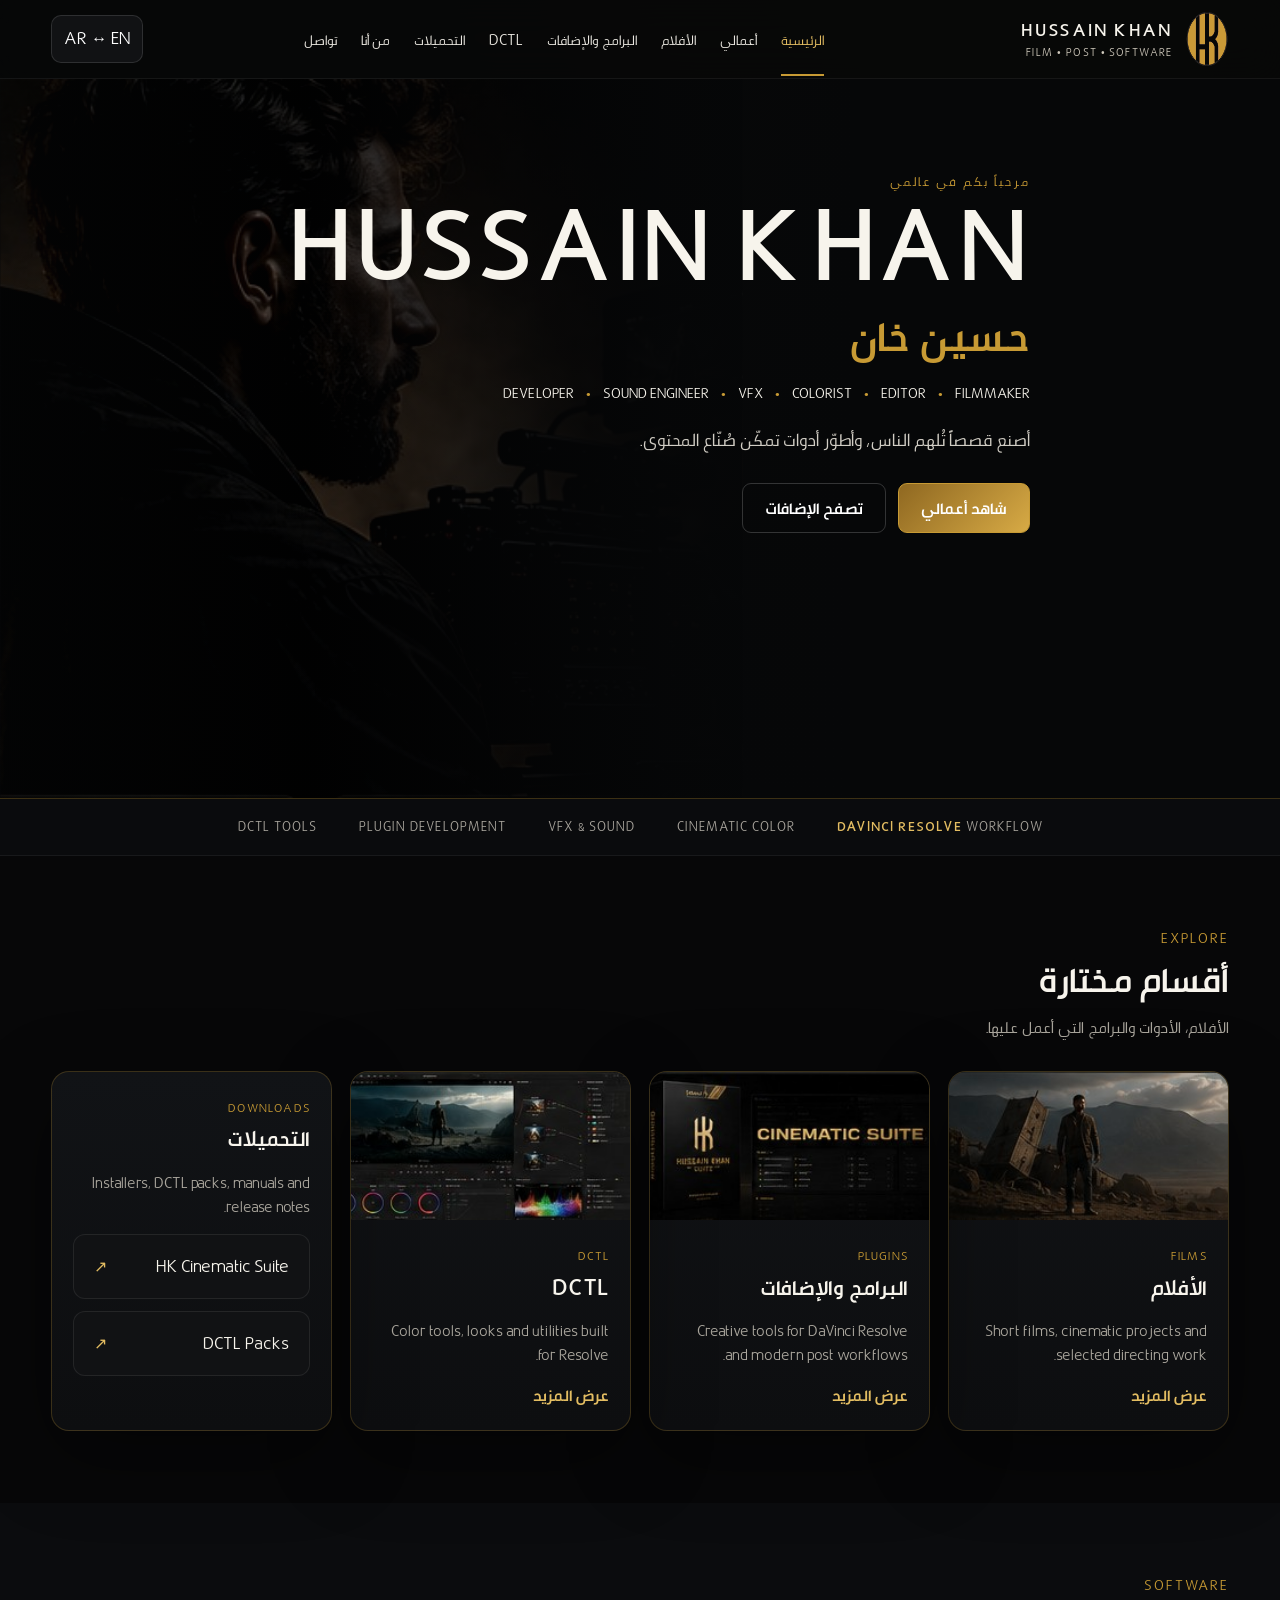
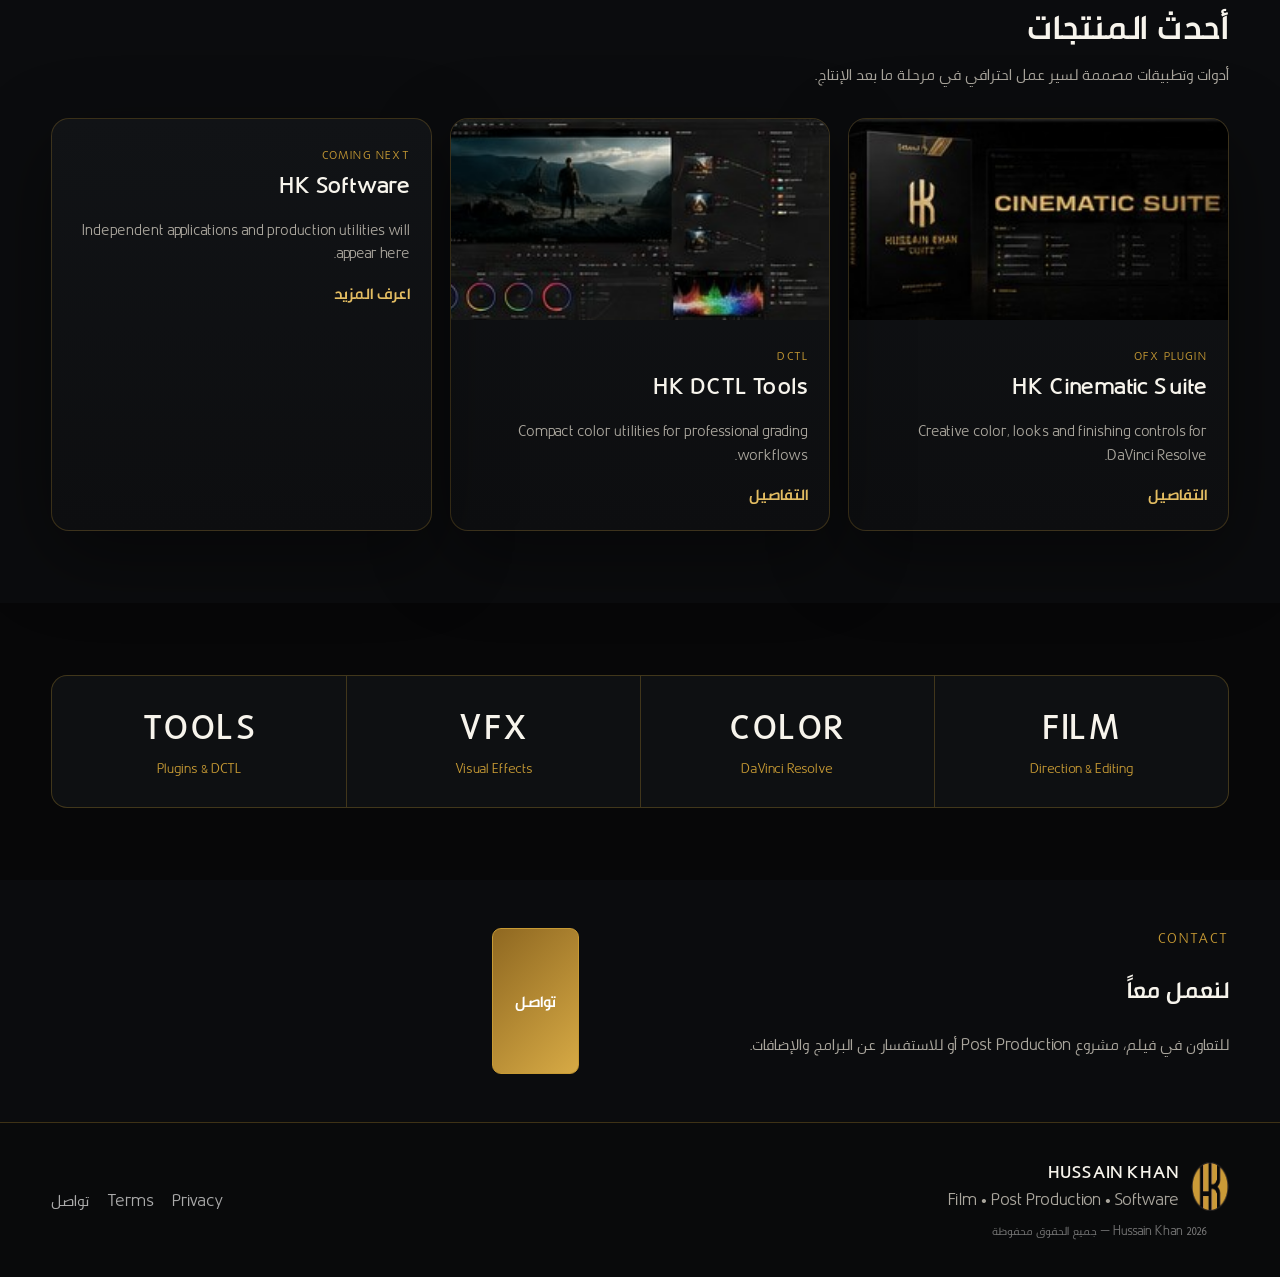
<file: index.html>
<!doctype html><html lang="ar" dir="rtl"><head><meta charset="utf-8"><meta name="viewport" content="width=device-width,initial-scale=1"><title>Hussain Khan | Filmmaker, Post Production & Software</title><meta name="description" content="Official website of Hussain Khan — filmmaker, editor, colorist, VFX artist, sound engineer and software developer."><meta name="theme-color" content="#070708"><meta property="og:title" content="Hussain Khan"><meta property="og:description" content="Film • Post Production • Software"><meta property="og:type" content="website"><meta property="og:image" content="assets/img/hero.jpg"><link rel="icon" href="assets/img/logo-gold.png"><link rel="stylesheet" href="assets/css/style.css"></head><body data-depth="0" data-active="home"><div data-header></div><main>
<section class="hero"><div class="hero-bg"></div><div class="container hero-content"><div class="kicker" data-i18n="welcome" data-content="home.welcome">مرحباً بكم في عالمي</div><h1>HUSSAIN KHAN</h1><h2 data-i18n="heroTitle" data-content="home.title">حسين خان</h2><div class="roles" data-content-roles><span>Filmmaker</span><span>Editor</span><span>Colorist</span><span>VFX</span><span>Sound Engineer</span><span>Developer</span></div><p class="lead" data-i18n="heroText" data-content="home.lead">أصنع قصصاً تُلهم الناس، وأطوّر أدوات تمكّن صُنّاع المحتوى.</p><div class="actions"><a class="btn primary" href="portfolio/index.html" data-i18n="watch">شاهد أعمالي</a><a class="btn ghost" href="plugins/index.html" data-i18n="browse">تصفح الإضافات</a></div></div></section>
<section class="trust-strip"><div class="container trust-row"><span><b>DaVinci Resolve</b> Workflow</span><span>Cinematic Color</span><span>VFX & Sound</span><span>Plugin Development</span><span>DCTL Tools</span></div></section>
<section class="section"><div class="container"><div class="section-title"><div><div class="kicker">Explore</div><h2 data-i18n="featured" data-content="home.featuredTitle">أقسام مختارة</h2><p data-i18n="featuredSub" data-content="home.featuredText">الأفلام، الأدوات والبرامج التي أعمل عليها.</p></div></div><div class="grid"><article class="card"><img class="card-media" src="assets/img/film-card.jpg" alt="Films"><div class="card-body"><span class="sub">FILMS</span><h3 data-i18n="films">الأفلام</h3><p>Short films, cinematic projects and selected directing work.</p><a class="card-link" href="films/index.html" data-i18n="viewMore">عرض المزيد</a></div></article><article class="card"><img class="card-media" src="assets/img/plugin-card.jpg" alt="Plugins"><div class="card-body"><span class="sub">PLUGINS</span><h3 data-i18n="plugins">البرامج والإضافات</h3><p>Creative tools for DaVinci Resolve and modern post workflows.</p><a class="card-link" href="plugins/index.html" data-i18n="viewMore">عرض المزيد</a></div></article><article class="card"><img class="card-media" src="assets/img/dctl-card.jpg" alt="DCTL"><div class="card-body"><span class="sub">DCTL</span><h3>DCTL</h3><p>Color tools, looks and utilities built for Resolve.</p><a class="card-link" href="dctl/index.html" data-i18n="viewMore">عرض المزيد</a></div></article><article class="card"><div class="card-body"><span class="sub">DOWNLOADS</span><h3 data-i18n="downloads">التحميلات</h3><p>Installers, DCTL packs, manuals and release notes.</p><div class="download-list"><a class="download-item" href="plugins/hk-cinematic-suite.html"><span>HK Cinematic Suite</span><span class="gold">↗</span></a><a class="download-item" href="downloads/index.html"><span>DCTL Packs</span><span class="gold">↗</span></a></div></div></article></div></div></section>
<section class="section alt"><div class="container"><div class="section-title"><div><div class="kicker">Software</div><h2 data-i18n="latest">أحدث المنتجات</h2><p data-i18n="latestSub">أدوات وتطبيقات مصممة لسير عمل احترافي في مرحلة ما بعد الإنتاج.</p></div></div><div class="grid three"><article class="card"><img class="card-media" src="assets/img/plugin-card.jpg" alt="HK Cinematic Suite"><div class="card-body"><span class="sub">OFX PLUGIN</span><h3>HK Cinematic Suite</h3><p>Creative color, looks and finishing controls for DaVinci Resolve.</p><a class="card-link" href="plugins/hk-cinematic-suite.html" data-i18n="details">التفاصيل</a></div></article><article class="card"><img class="card-media" src="assets/img/dctl-card.jpg" alt="DCTL"><div class="card-body"><span class="sub">DCTL</span><h3>HK DCTL Tools</h3><p>Compact color utilities for professional grading workflows.</p><a class="card-link" href="dctl/index.html" data-i18n="details">التفاصيل</a></div></article><article class="card"><div class="card-body"><span class="sub">COMING NEXT</span><h3>HK Software</h3><p>Independent applications and production utilities will appear here.</p><a class="card-link" href="plugins/index.html" data-i18n="learnMore">اعرف المزيد</a></div></article></div></div></section>
<section class="section"><div class="container"><div class="stats"><div class="stat"><strong>FILM</strong><span>Direction & Editing</span></div><div class="stat"><strong>COLOR</strong><span>DaVinci Resolve</span></div><div class="stat"><strong>VFX</strong><span>Visual Effects</span></div><div class="stat"><strong>TOOLS</strong><span>Plugins & DCTL</span></div></div></div></section>
<section class="section compact alt"><div class="container two-col"><div><div class="kicker">Contact</div><h2 data-i18n="contactTitle" data-content="home.contactTitle">لنعمل معاً</h2><p class="muted" data-i18n="contactText" data-content="home.contactText">للتعاون في فيلم، مشروع Post Production أو للاستفسار عن البرامج والإضافات.</p></div><div class="actions"><a class="btn primary" href="contact/index.html" data-i18n="contact">تواصل</a></div></div></section>
</main><div data-footer></div><script src="assets/js/components.js"></script><script src="assets/js/app.js"></script><script src="assets/js/content.js"></script></body></html>
</file>
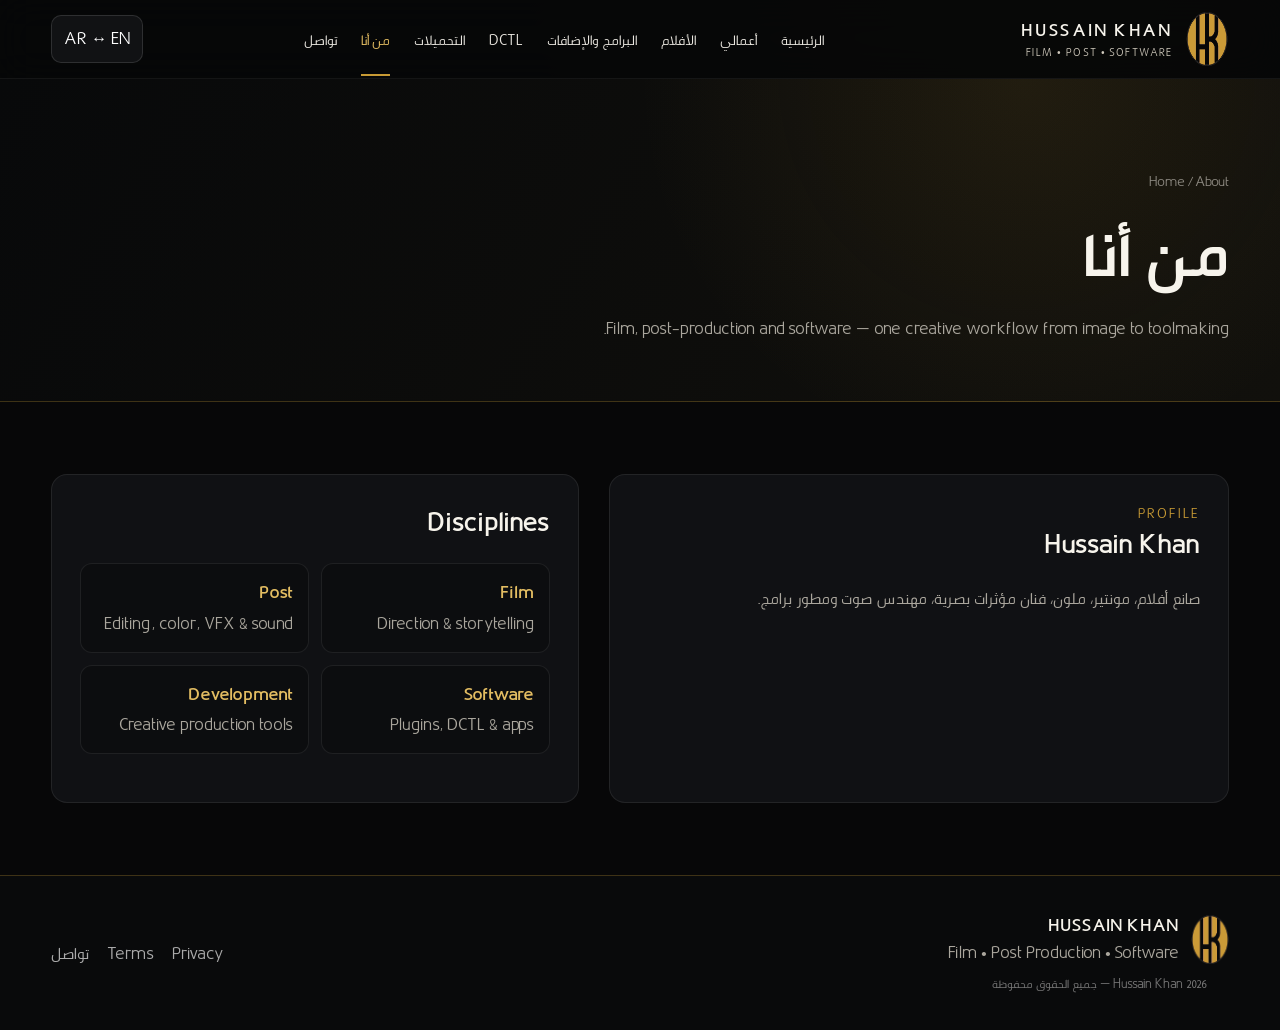
<file: about/index.html>
<!doctype html><html lang="ar" dir="rtl"><head><meta charset="utf-8"><meta name="viewport" content="width=device-width,initial-scale=1"><title>About | Hussain Khan</title><meta name="description" content="About Hussain Khan — filmmaker and software developer."><link rel="icon" href="../assets/img/logo-gold.png"><link rel="stylesheet" href="../assets/css/style.css"></head><body data-depth="1" data-active="about"><div data-header></div><main><section class="page-hero"><div class="container"><div class="breadcrumbs">Home / About</div><h1 data-i18n="about">من أنا</h1><p>Film, post-production and software — one creative workflow from image to toolmaking.</p></div></section><section class="section"><div class="container two-col"><div class="panel"><div class="kicker">Profile</div><h2>Hussain Khan</h2><p class="muted" data-content="about.bio">Filmmaker, editor, colorist, VFX artist, sound engineer and software developer.</p></div><div class="panel"><h2>Disciplines</h2><div class="feature-list"><div class="feature"><strong>Film</strong><span class="muted">Direction & storytelling</span></div><div class="feature"><strong>Post</strong><span class="muted">Editing, color, VFX & sound</span></div><div class="feature"><strong>Software</strong><span class="muted">Plugins, DCTL & apps</span></div><div class="feature"><strong>Development</strong><span class="muted">Creative production tools</span></div></div></div></div></section></main><div data-footer></div><script src="../assets/js/components.js"></script><script src="../assets/js/app.js"></script><script src="../assets/js/content.js"></script></body></html>
</file>
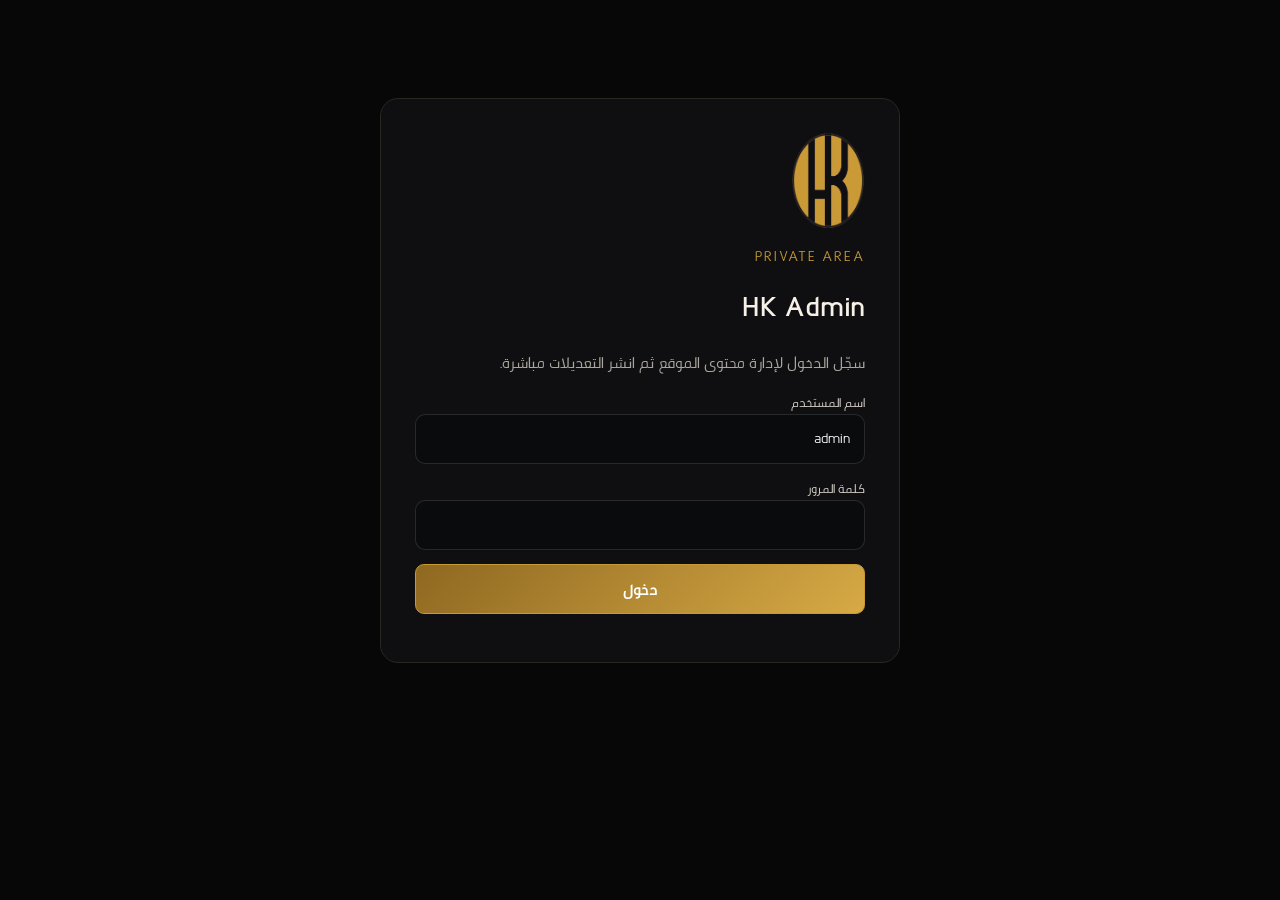
<file: admin/index.html>
<!doctype html><html lang="ar" dir="rtl"><head><meta charset="utf-8"><meta name="viewport" content="width=device-width,initial-scale=1"><title>HK Admin</title><meta name="robots" content="noindex,nofollow"><link rel="icon" href="../assets/img/logo-gold.png"><link rel="stylesheet" href="../assets/css/style.css"><link rel="stylesheet" href="admin.css"></head><body class="admin-body"><main class="admin-shell">
<section class="admin-login" id="loginView"><div class="admin-login-card"><img src="../assets/img/logo-gold.png" alt="HK"><div class="kicker">PRIVATE AREA</div><h1>HK Admin</h1><p class="muted">سجّل الدخول لإدارة محتوى الموقع ثم انشر التعديلات مباشرة.</p><form id="loginForm" class="form"><label>اسم المستخدم<input id="username" autocomplete="username" required value="admin"></label><label>كلمة المرور<input id="password" type="password" autocomplete="current-password" required></label><button class="btn primary" type="submit">دخول</button><div id="loginStatus" class="admin-status" aria-live="polite"></div></form></div></section>
<section id="dashboard" hidden><div class="admin-top"><div class="admin-brand"><img src="../assets/img/logo-gold.png" alt="HK"><div><strong>HK ADMIN</strong><small>Content Manager</small></div></div><div class="admin-actions"><span id="saveState" class="admin-status"></span><button class="btn ghost" id="reloadBtn" type="button">إعادة تحميل</button><button class="btn primary" id="publishBtn" type="button">Publish</button><button class="btn ghost" id="logoutBtn" type="button">خروج</button></div></div>
<div class="admin-grid"><aside class="admin-nav"><button data-tab="home" class="active">الرئيسية</button><button data-tab="about">من أنا</button><button data-tab="films">الأفلام</button><button data-tab="plugins">Plugins</button><button data-tab="dctl">DCTL</button><button data-tab="contact">التواصل</button><button data-tab="settings">الإعدادات</button><button data-tab="advanced">JSON متقدم</button></aside><div class="admin-main">
<section class="admin-panel" data-panel="home"><div class="panel-head"><div><div class="kicker">HOME</div><h2>الواجهة الرئيسية</h2></div></div><div class="admin-form-grid"><label>الترحيب عربي<input data-path="home.welcome.ar"></label><label>Welcome English<input data-path="home.welcome.en" dir="ltr"></label><label>الاسم عربي<input data-path="home.title.ar"></label><label>Name English<input data-path="home.title.en" dir="ltr"></label><label class="wide">النص الرئيسي عربي<textarea data-path="home.lead.ar"></textarea></label><label class="wide">Hero text English<textarea data-path="home.lead.en" dir="ltr"></textarea></label><label class="wide">الصورة الرئيسية<input data-path="site.heroImage" dir="ltr"></label></div></section>
<section class="admin-panel" data-panel="about" hidden><div class="panel-head"><div><div class="kicker">ABOUT</div><h2>من أنا</h2></div></div><div class="admin-form-grid"><label class="wide">السيرة بالعربية<textarea data-path="about.bio.ar"></textarea></label><label class="wide">Biography English<textarea data-path="about.bio.en" dir="ltr"></textarea></label></div></section>
<section class="admin-panel" data-panel="films" hidden><div class="panel-head"><div><div class="kicker">FILMS</div><h2>الأفلام</h2></div><button class="btn primary" type="button" data-add="films">+ إضافة فيلم</button></div><div id="filmsEditor" class="collection"></div></section>
<section class="admin-panel" data-panel="plugins" hidden><div class="panel-head"><div><div class="kicker">PLUGINS</div><h2>البرامج والإضافات</h2></div><button class="btn primary" type="button" data-add="plugins">+ إضافة Plugin</button></div><div id="pluginsEditor" class="collection"></div></section>
<section class="admin-panel" data-panel="dctl" hidden><div class="panel-head"><div><div class="kicker">DCTL</div><h2>منتجات DCTL</h2></div><button class="btn primary" type="button" data-add="dctl">+ إضافة DCTL</button></div><div id="dctlEditor" class="collection"></div></section>
<section class="admin-panel" data-panel="contact" hidden><div class="panel-head"><div><div class="kicker">CONTACT</div><h2>التواصل</h2></div></div><div class="admin-form-grid"><label>البريد<input data-path="site.email" dir="ltr"></label><label>Web3Forms Access Key<input data-path="contact.web3formsAccessKey" dir="ltr"></label><label class="wide">النص عربي<textarea data-path="contact.text.ar"></textarea></label><label class="wide">Contact text English<textarea data-path="contact.text.en" dir="ltr"></textarea></label></div></section>
<section class="admin-panel" data-panel="settings" hidden><div class="panel-head"><div><div class="kicker">SETTINGS</div><h2>إعدادات الموقع</h2></div></div><div class="admin-form-grid"><label>اسم الموقع<input data-path="site.name" dir="ltr"></label><label>Brand line<input data-path="site.brandLine" dir="ltr"></label><label>Instagram<input data-path="social.instagram" dir="ltr"></label><label>YouTube<input data-path="social.youtube" dir="ltr"></label><label>Vimeo<input data-path="social.vimeo" dir="ltr"></label><label>LinkedIn<input data-path="social.linkedin" dir="ltr"></label></div></section>
<section class="admin-panel" data-panel="advanced" hidden><div class="panel-head"><div><div class="kicker">ADVANCED</div><h2>تحرير JSON</h2></div><button class="btn ghost" id="applyJsonBtn" type="button">Apply JSON</button></div><div class="notice">للتعديلات المتقدمة فقط. أي خطأ في JSON سيُرفض قبل النشر.</div><textarea id="jsonEditor" class="json-editor" dir="ltr" spellcheck="false"></textarea></section>
</div></div></section></main><script src="config.js"></script><script src="admin.js"></script></body></html>
</file>
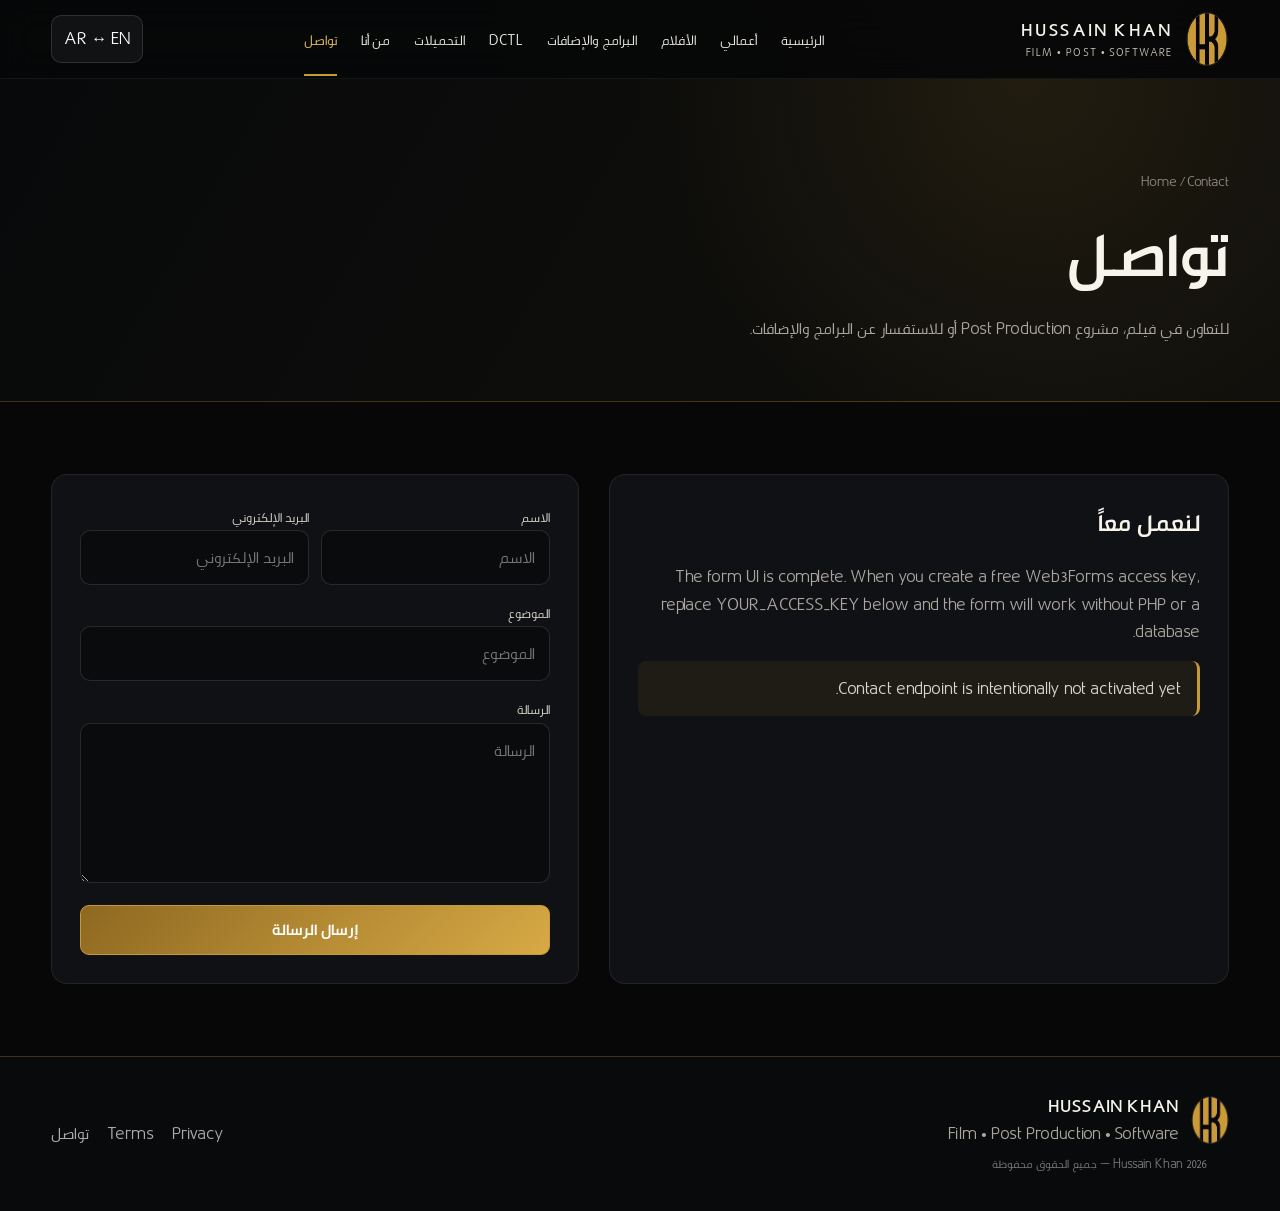
<file: contact/index.html>
<!doctype html><html lang="ar" dir="rtl"><head><meta charset="utf-8"><meta name="viewport" content="width=device-width,initial-scale=1"><title>Contact | Hussain Khan</title><meta name="description" content="Contact Hussain Khan."><link rel="icon" href="../assets/img/logo-gold.png"><link rel="stylesheet" href="../assets/css/style.css"></head><body data-depth="1" data-active="contact"><div data-header></div><main><section class="page-hero"><div class="container"><div class="breadcrumbs">Home / Contact</div><h1 data-i18n="contact">تواصل</h1><p data-i18n="contactText">للتعاون في فيلم، مشروع Post Production أو للاستفسار عن البرامج والإضافات.</p></div></section><section class="section"><div class="container two-col"><div class="panel"><h2 data-i18n="contactTitle" data-content="contact.headline">لنعمل معاً</h2><p class="muted">The form UI is complete. When you create a free Web3Forms access key, replace YOUR_ACCESS_KEY below and the form will work without PHP or a database.</p><div class="notice">Contact endpoint is intentionally not activated yet.</div></div><div class="panel"><form class="form" action="https://api.web3forms.com/submit" method="POST"><input type="hidden" name="access_key" value="YOUR_ACCESS_KEY"><div class="row"><div><label data-i18n="name">الاسم</label><input name="name" required data-i18n-placeholder="name" placeholder="الاسم"></div><div><label data-i18n="email">البريد الإلكتروني</label><input type="email" name="email" required data-i18n-placeholder="email" placeholder="البريد الإلكتروني"></div></div><div><label data-i18n="subject">الموضوع</label><input name="subject" data-i18n-placeholder="subject" placeholder="الموضوع"></div><div><label data-i18n="message">الرسالة</label><textarea name="message" required data-i18n-placeholder="message" placeholder="الرسالة"></textarea></div><button class="btn primary" type="submit" data-i18n="send">إرسال الرسالة</button></form></div></div></section></main><div data-footer></div><script src="../assets/js/components.js"></script><script src="../assets/js/app.js"></script><script src="../assets/js/content.js"></script></body></html>
</file>
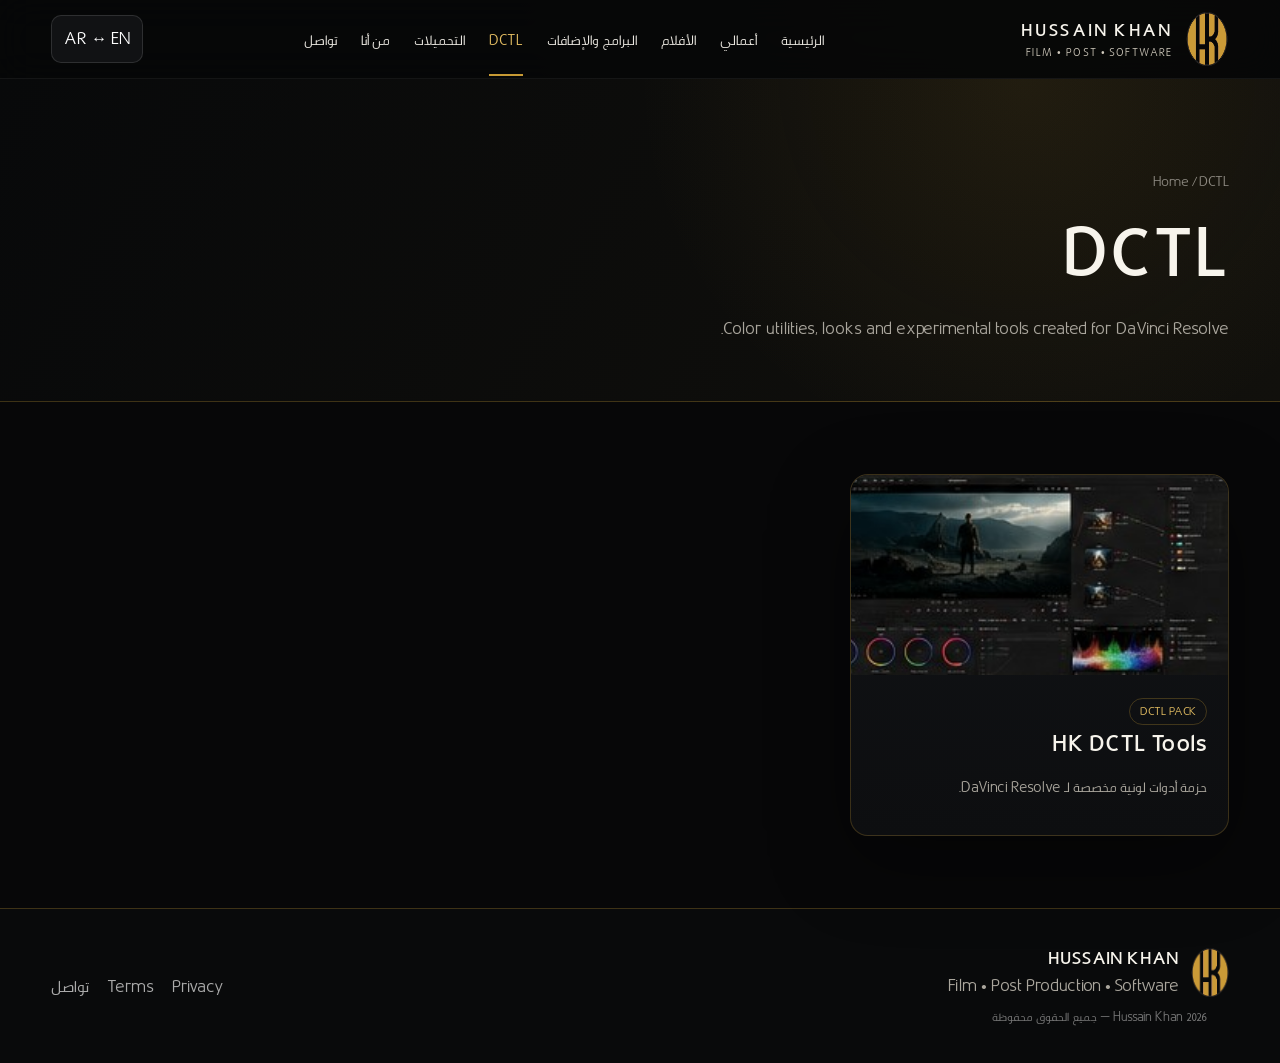
<file: dctl/index.html>
<!doctype html><html lang="ar" dir="rtl"><head><meta charset="utf-8"><meta name="viewport" content="width=device-width,initial-scale=1"><title>DCTL | Hussain Khan</title><meta name="description" content="DCTL color tools by Hussain Khan."><link rel="icon" href="../assets/img/logo-gold.png"><link rel="stylesheet" href="../assets/css/style.css"></head><body data-depth="1" data-active="dctl"><div data-header></div><main><section class="page-hero"><div class="container"><div class="breadcrumbs">Home / DCTL</div><h1>DCTL</h1><p>Color utilities, looks and experimental tools created for DaVinci Resolve.</p></div></section><section class="section"><div class="container"><div class="content-grid" data-dctl-list></div></div></section></main><div data-footer></div><script src="../assets/js/components.js"></script><script src="../assets/js/app.js"></script><script src="../assets/js/content.js"></script></body></html>
</file>
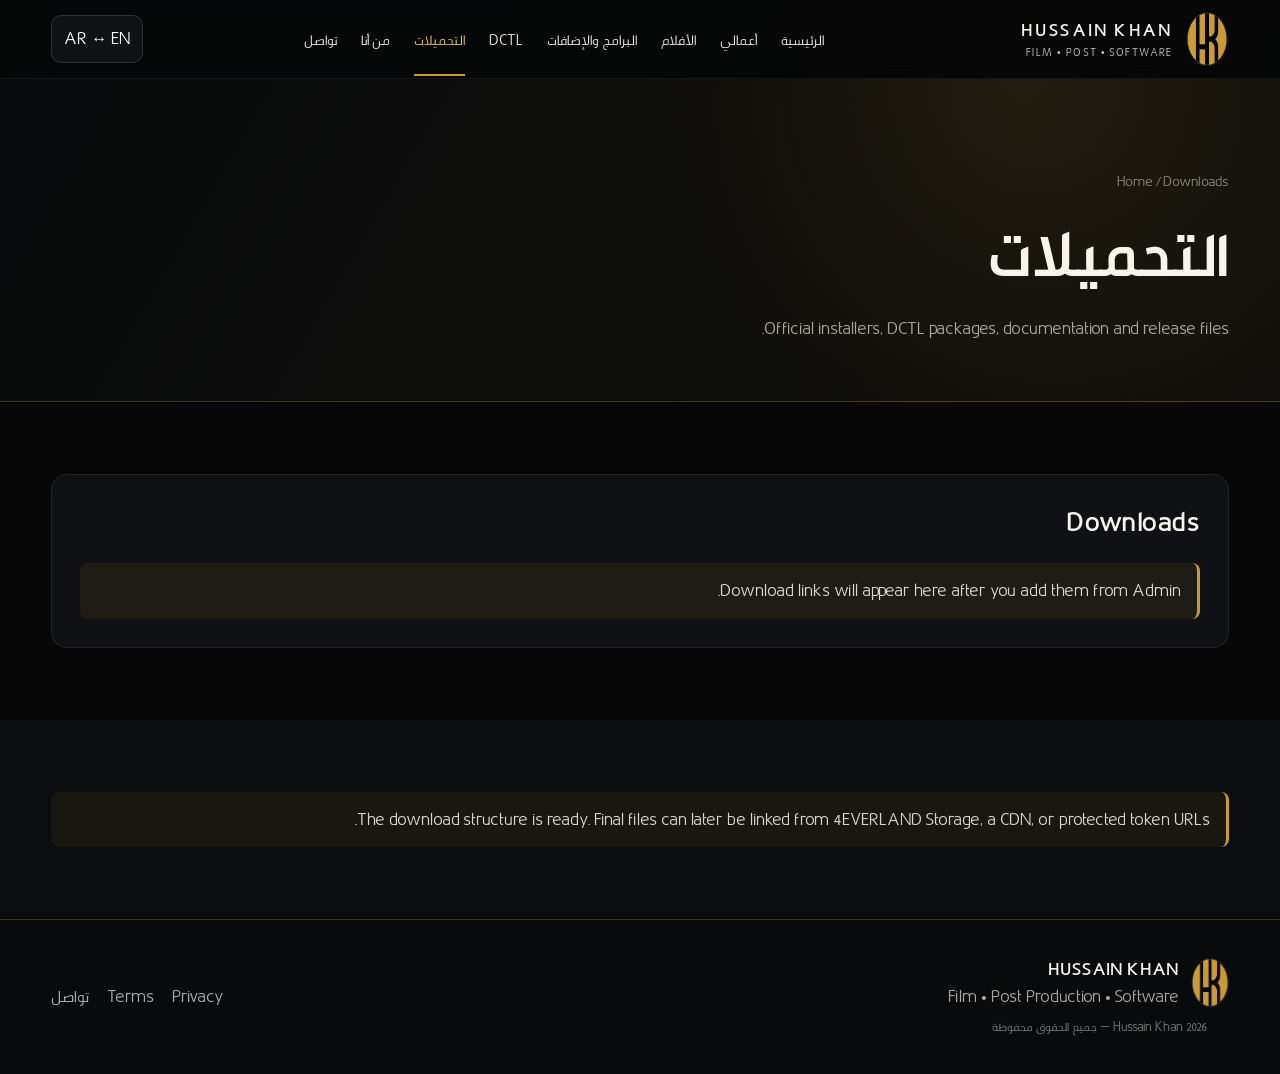
<file: downloads/index.html>
<!doctype html><html lang="ar" dir="rtl"><head><meta charset="utf-8"><meta name="viewport" content="width=device-width,initial-scale=1"><title>Downloads | Hussain Khan</title><meta name="description" content="Official downloads by Hussain Khan."><link rel="icon" href="../assets/img/logo-gold.png"><link rel="stylesheet" href="../assets/css/style.css"></head><body data-depth="1" data-active="downloads"><div data-header></div><main><section class="page-hero"><div class="container"><div class="breadcrumbs">Home / Downloads</div><h1 data-i18n="downloads">التحميلات</h1><p>Official installers, DCTL packages, documentation and release files.</p></div></section><section class="section"><div class="container"><div class="panel"><h2>Downloads</h2><div class="download-list" data-downloads-list></div></div></div></section><section class="section alt"><div class="container"><div class="notice">The download structure is ready. Final files can later be linked from 4EVERLAND Storage, a CDN, or protected token URLs.</div></div></section></main><div data-footer></div><script src="../assets/js/components.js"></script><script src="../assets/js/app.js"></script><script src="../assets/js/content.js"></script></body></html>
</file>
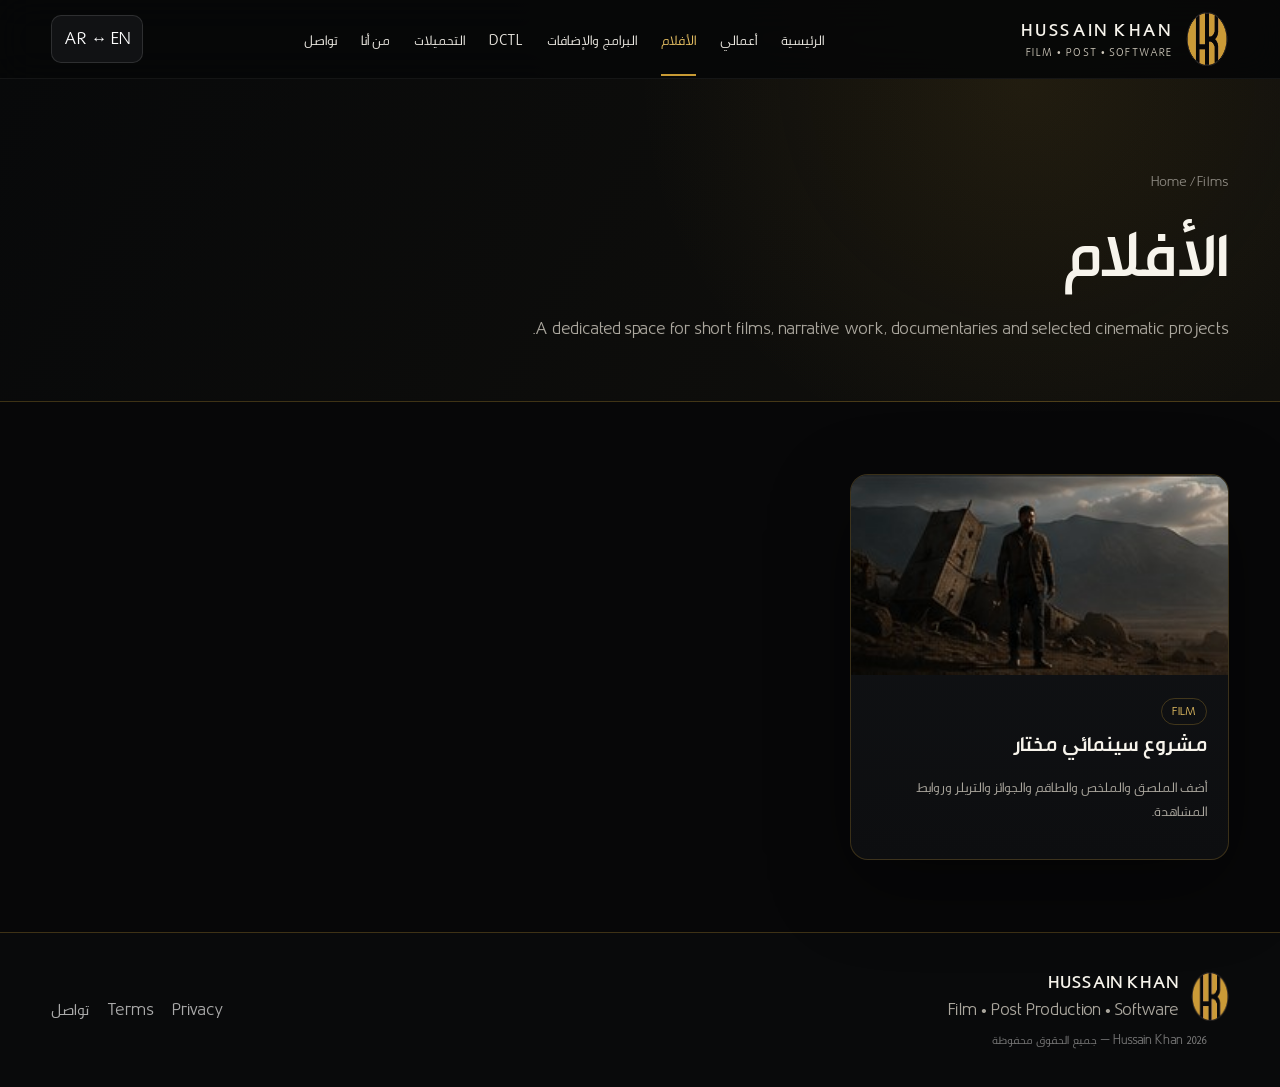
<file: films/index.html>
<!doctype html><html lang="ar" dir="rtl"><head><meta charset="utf-8"><meta name="viewport" content="width=device-width,initial-scale=1"><title>Films | Hussain Khan</title><meta name="description" content="Films and cinematic projects by Hussain Khan."><link rel="icon" href="../assets/img/logo-gold.png"><link rel="stylesheet" href="../assets/css/style.css"></head><body data-depth="1" data-active="films"><div data-header></div><main><section class="page-hero"><div class="container"><div class="breadcrumbs">Home / Films</div><h1 data-i18n="films">الأفلام</h1><p>A dedicated space for short films, narrative work, documentaries and selected cinematic projects.</p></div></section><section class="section"><div class="container"><div class="content-grid" data-films-list></div></div></section></main><div data-footer></div><script src="../assets/js/components.js"></script><script src="../assets/js/app.js"></script><script src="../assets/js/content.js"></script></body></html>
</file>
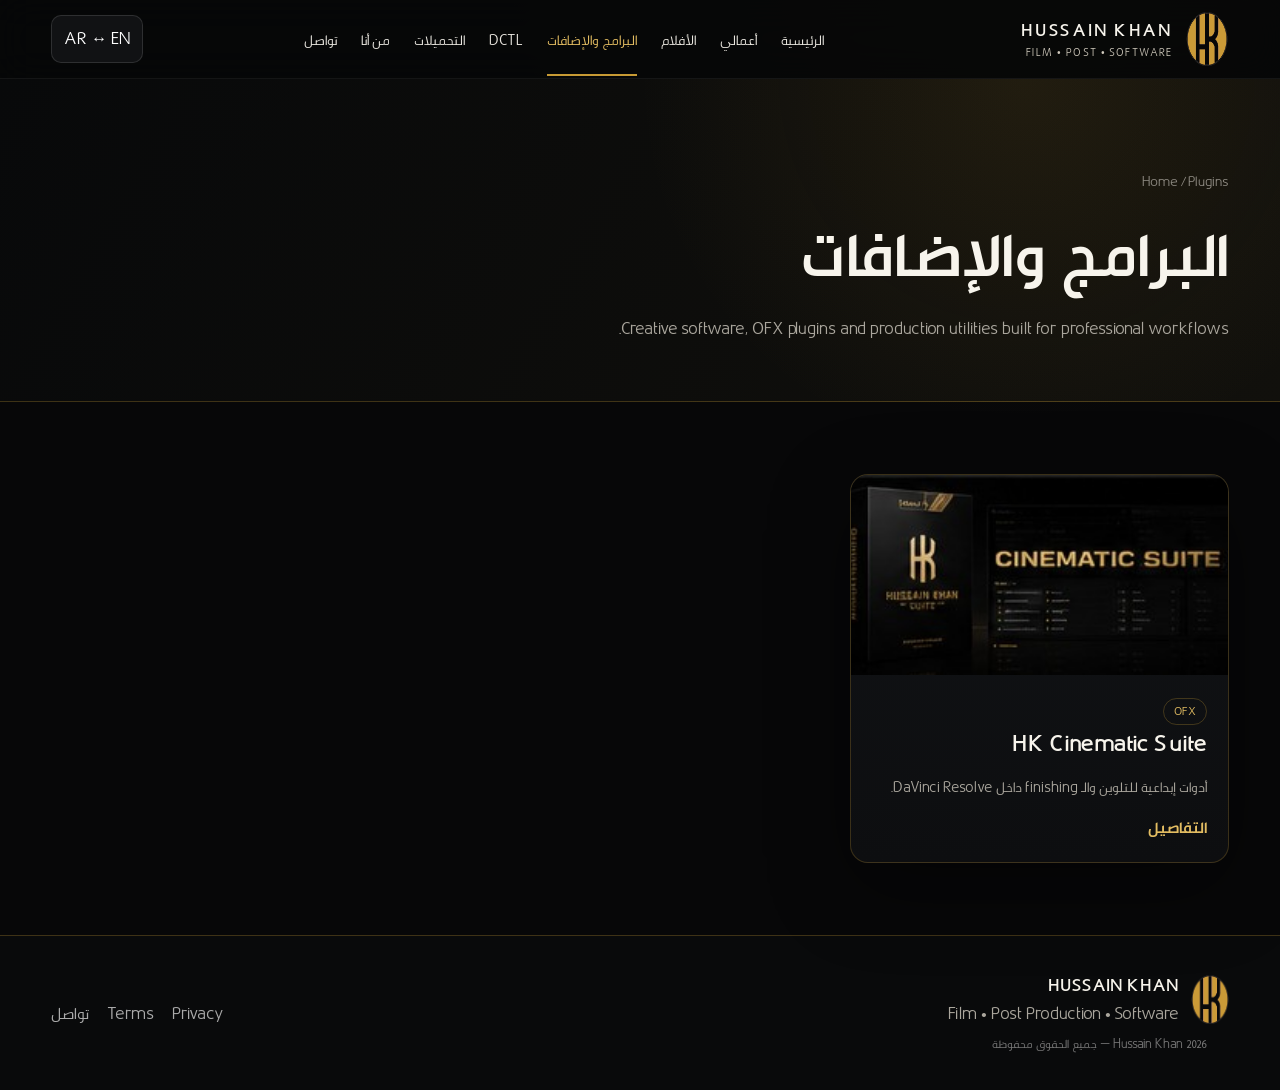
<file: plugins/index.html>
<!doctype html><html lang="ar" dir="rtl"><head><meta charset="utf-8"><meta name="viewport" content="width=device-width,initial-scale=1"><title>Plugins & Software | Hussain Khan</title><meta name="description" content="Plugins and software by Hussain Khan."><link rel="icon" href="../assets/img/logo-gold.png"><link rel="stylesheet" href="../assets/css/style.css"></head><body data-depth="1" data-active="plugins"><div data-header></div><main><section class="page-hero"><div class="container"><div class="breadcrumbs">Home / Plugins</div><h1 data-i18n="plugins">البرامج والإضافات</h1><p>Creative software, OFX plugins and production utilities built for professional workflows.</p></div></section><section class="section"><div class="container"><div class="content-grid" data-plugins-list></div></div></section></main><div data-footer></div><script src="../assets/js/components.js"></script><script src="../assets/js/app.js"></script><script src="../assets/js/content.js"></script></body></html>
</file>
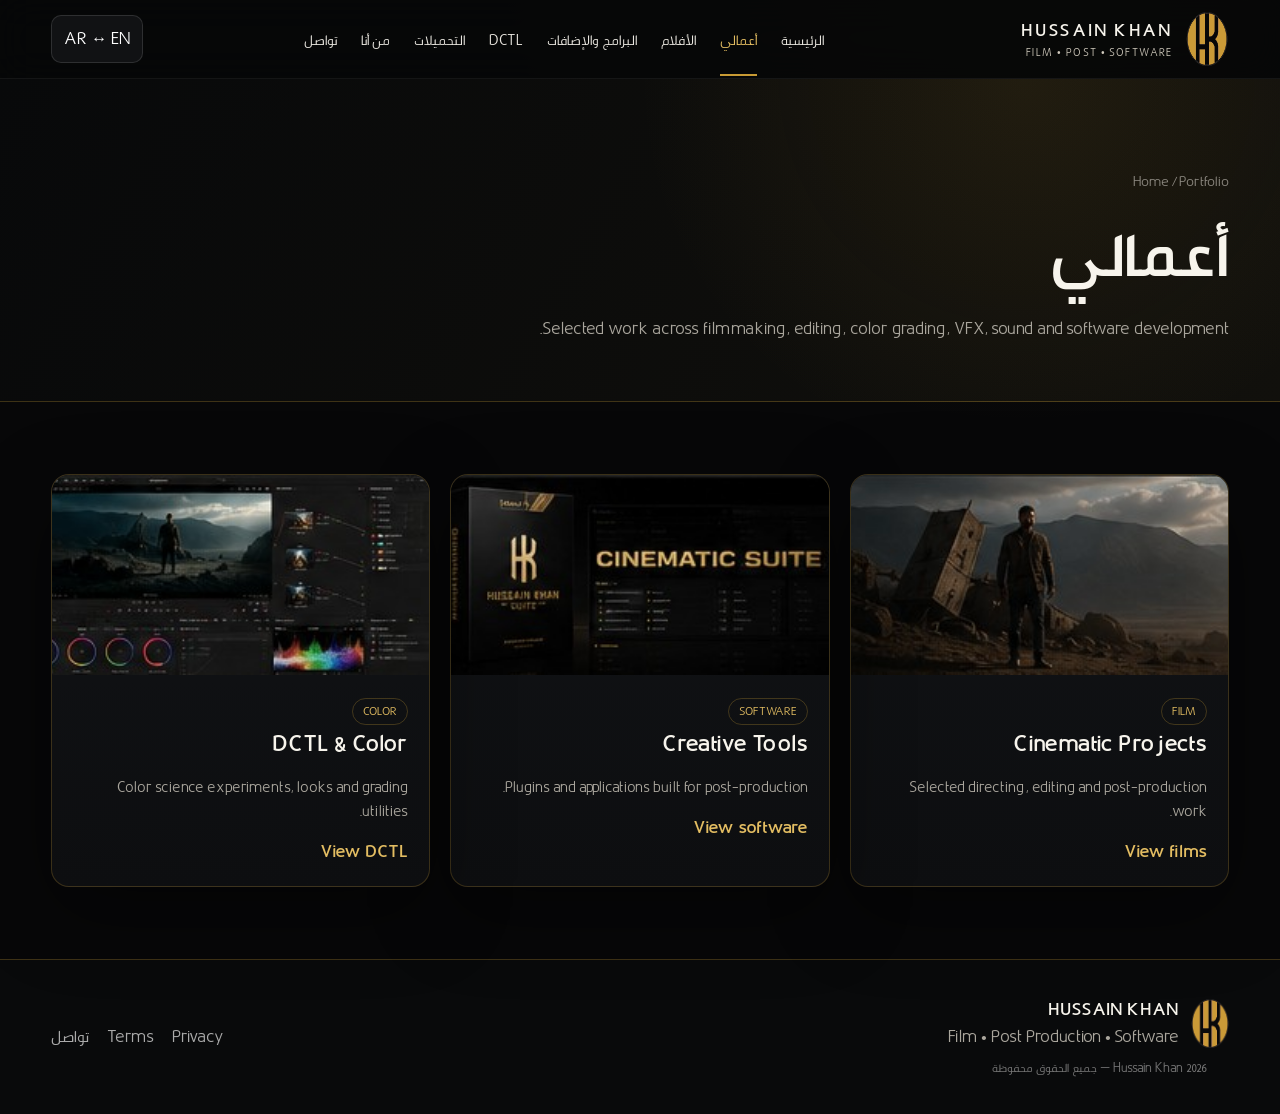
<file: portfolio/index.html>
<!doctype html><html lang="ar" dir="rtl"><head><meta charset="utf-8"><meta name="viewport" content="width=device-width,initial-scale=1"><title>Portfolio | Hussain Khan</title><meta name="description" content="Selected film, editing, color, VFX and sound work by Hussain Khan."><link rel="icon" href="../assets/img/logo-gold.png"><link rel="stylesheet" href="../assets/css/style.css"></head><body data-depth="1" data-active="portfolio"><div data-header></div><main><section class="page-hero"><div class="container"><div class="breadcrumbs">Home / Portfolio</div><h1 data-i18n="portfolio">أعمالي</h1><p>Selected work across filmmaking, editing, color grading, VFX, sound and software development.</p></div></section><section class="section"><div class="container"><div class="content-grid"><article class="card"><img class="card-media" src="../assets/img/film-card.jpg" alt="Film work"><div class="card-body"><span class="tag">FILM</span><h3>Cinematic Projects</h3><p>Selected directing, editing and post-production work.</p><a class="card-link" href="../films/index.html">View films</a></div></article><article class="card"><img class="card-media" src="../assets/img/plugin-card.jpg" alt="Software"><div class="card-body"><span class="tag">SOFTWARE</span><h3>Creative Tools</h3><p>Plugins and applications built for post-production.</p><a class="card-link" href="../plugins/index.html">View software</a></div></article><article class="card"><img class="card-media" src="../assets/img/dctl-card.jpg" alt="Color tools"><div class="card-body"><span class="tag">COLOR</span><h3>DCTL & Color</h3><p>Color science experiments, looks and grading utilities.</p><a class="card-link" href="../dctl/index.html">View DCTL</a></div></article></div></div></section></main><div data-footer></div><script src="../assets/js/components.js"></script><script src="../assets/js/app.js"></script></body></html>
</file>
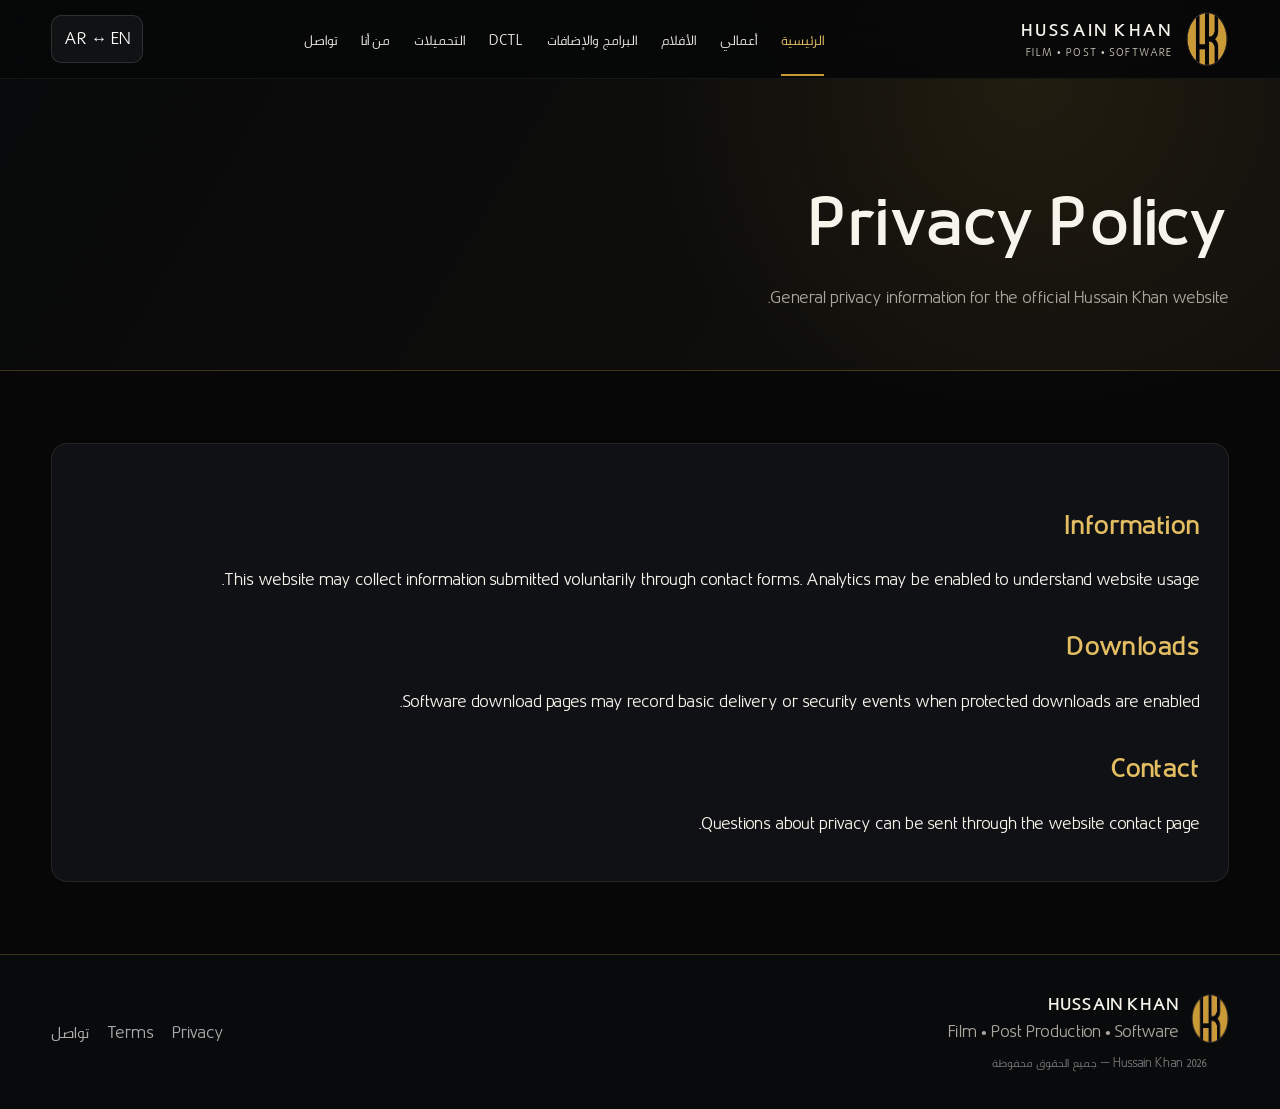
<file: privacy.html>
<!doctype html><html lang="ar" dir="rtl"><head><meta charset="utf-8"><meta name="viewport" content="width=device-width,initial-scale=1"><title>Privacy Policy | Hussain Khan</title><link rel="icon" href="assets/img/logo-gold.png"><link rel="stylesheet" href="assets/css/style.css"></head><body data-depth="0"><div data-header></div><main><section class="page-hero"><div class="container"><h1>Privacy Policy</h1><p>General privacy information for the official Hussain Khan website.</p></div></section><section class="section"><div class="container panel legal"><h2>Information</h2><p>This website may collect information submitted voluntarily through contact forms. Analytics may be enabled to understand website usage.</p><h2>Downloads</h2><p>Software download pages may record basic delivery or security events when protected downloads are enabled.</p><h2>Contact</h2><p>Questions about privacy can be sent through the website contact page.</p></div></section></main><div data-footer></div><script src="assets/js/components.js"></script><script src="assets/js/app.js"></script></body></html>
</file>
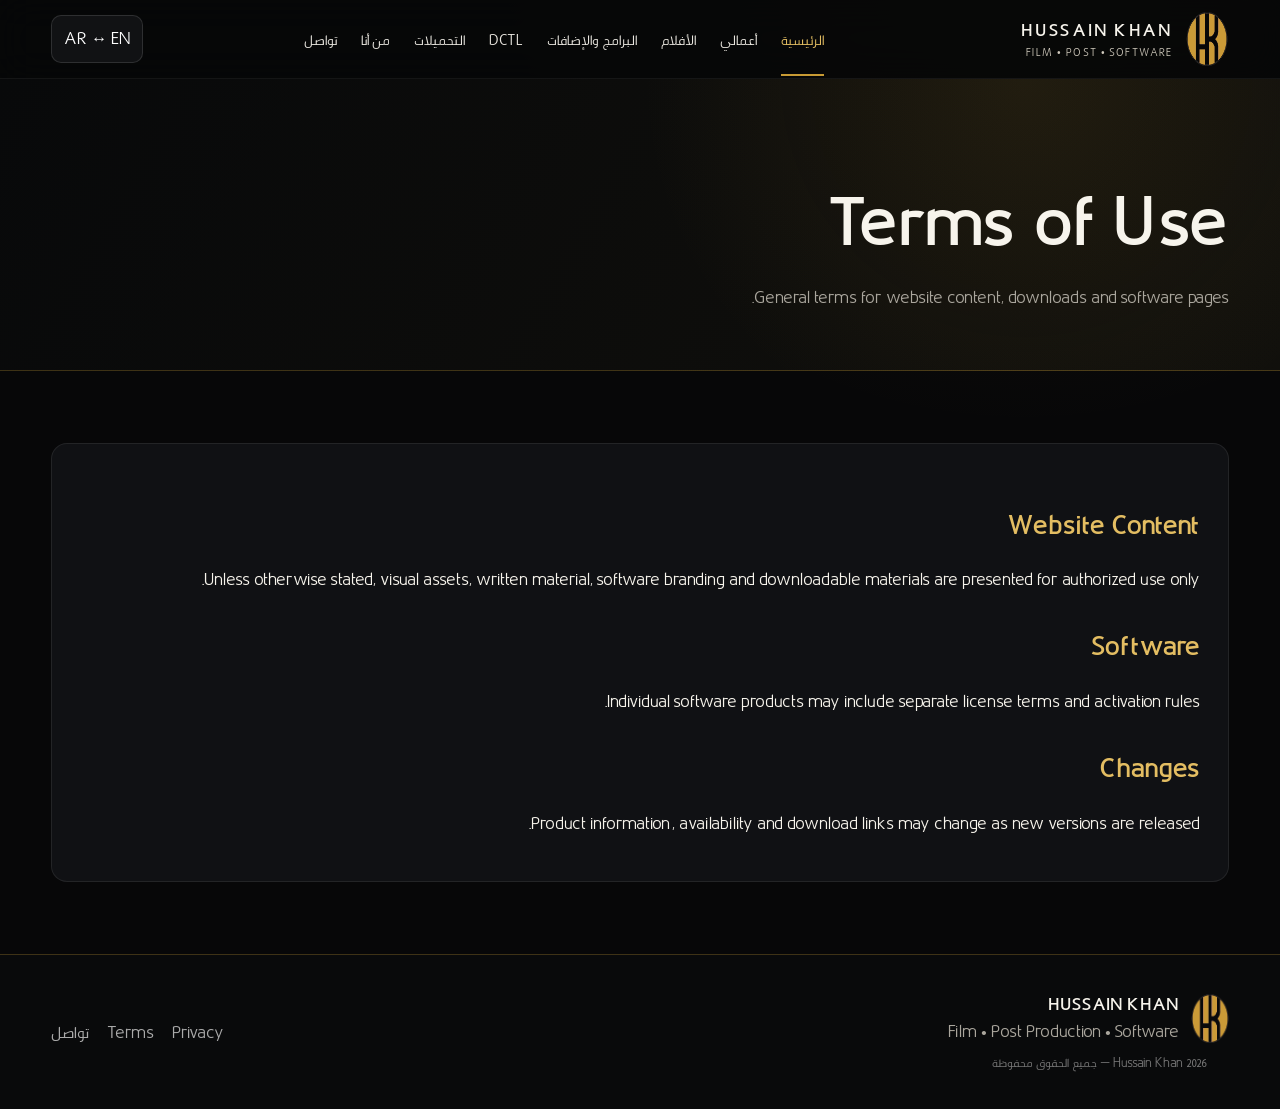
<file: terms.html>
<!doctype html><html lang="ar" dir="rtl"><head><meta charset="utf-8"><meta name="viewport" content="width=device-width,initial-scale=1"><title>Terms of Use | Hussain Khan</title><link rel="icon" href="assets/img/logo-gold.png"><link rel="stylesheet" href="assets/css/style.css"></head><body data-depth="0"><div data-header></div><main><section class="page-hero"><div class="container"><h1>Terms of Use</h1><p>General terms for website content, downloads and software pages.</p></div></section><section class="section"><div class="container panel legal"><h2>Website Content</h2><p>Unless otherwise stated, visual assets, written material, software branding and downloadable materials are presented for authorized use only.</p><h2>Software</h2><p>Individual software products may include separate license terms and activation rules.</p><h2>Changes</h2><p>Product information, availability and download links may change as new versions are released.</p></div></section></main><div data-footer></div><script src="assets/js/components.js"></script><script src="assets/js/app.js"></script></body></html>
</file>
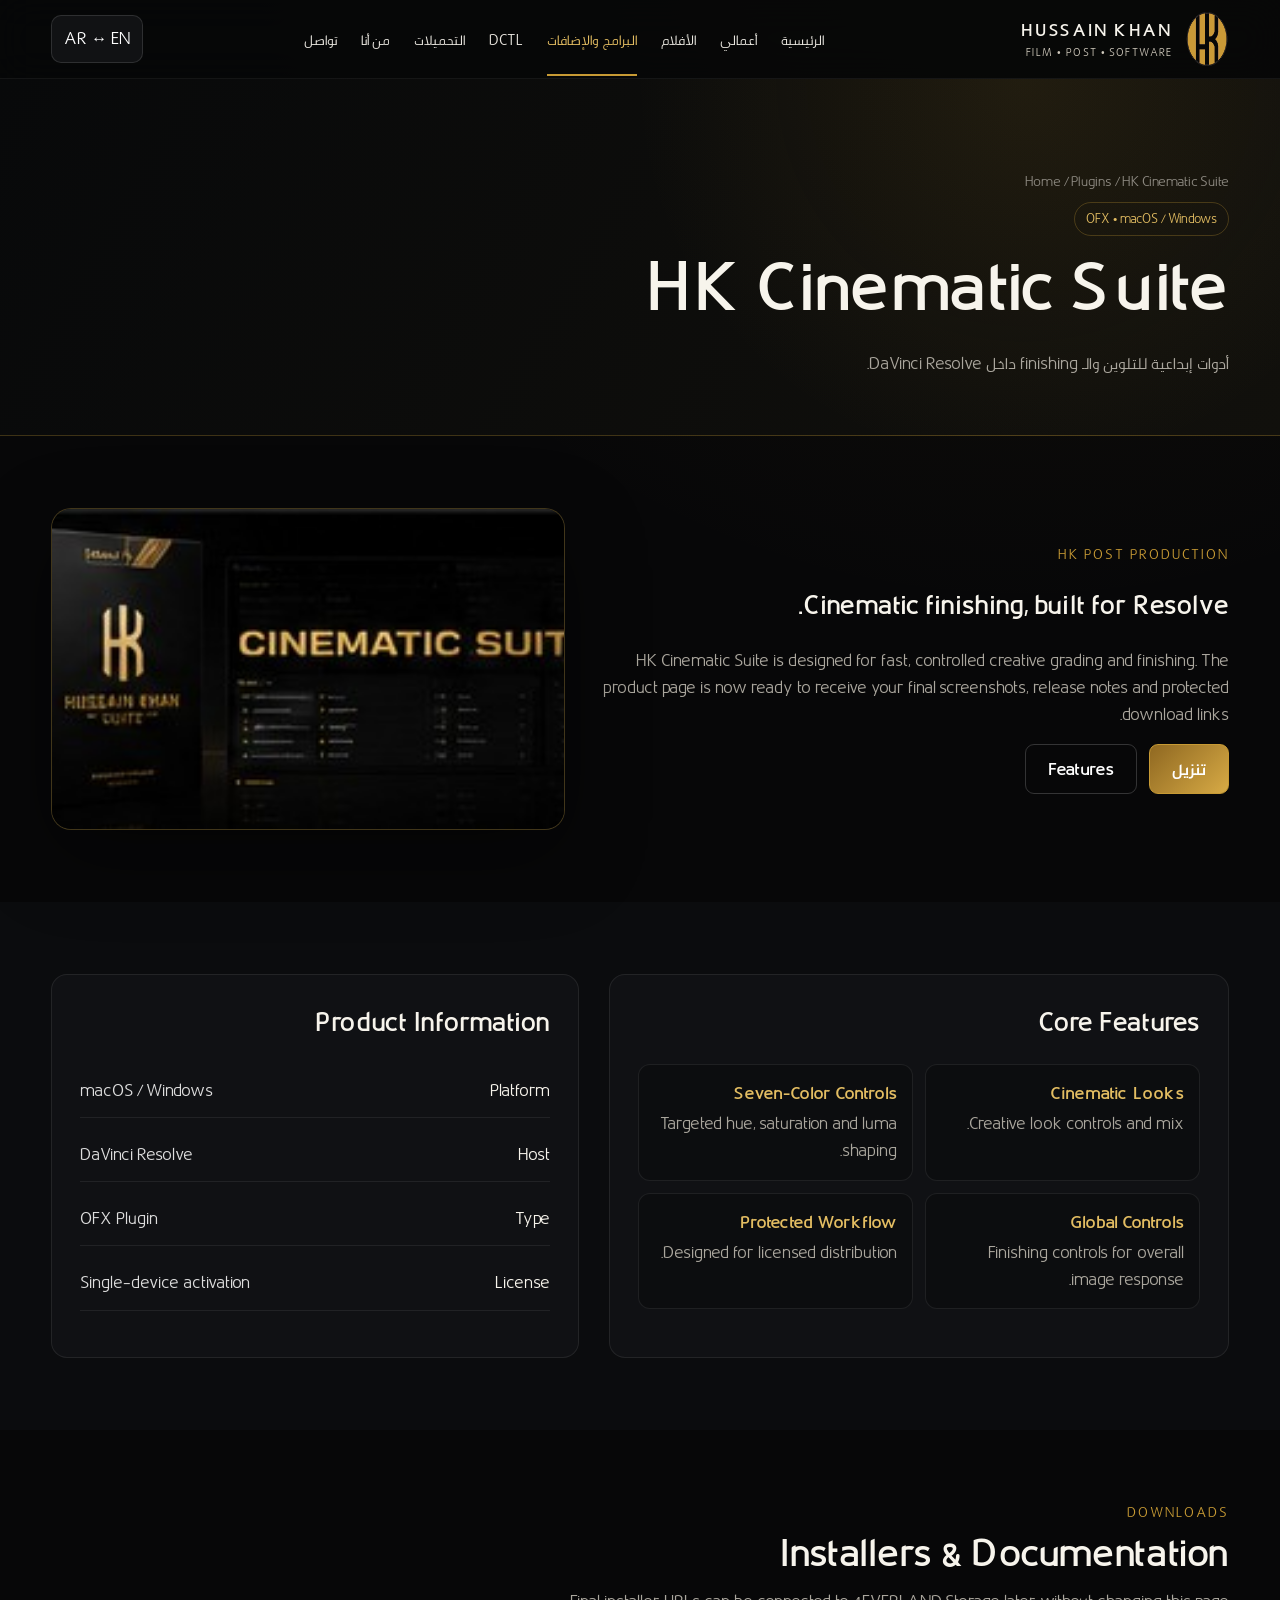
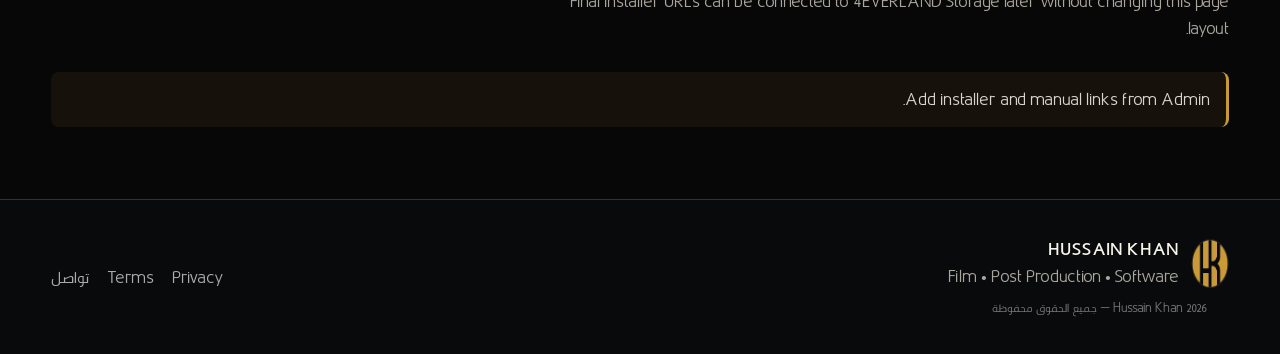
<file: plugins/hk-cinematic-suite.html>
<!doctype html><html lang="ar" dir="rtl"><head><meta charset="utf-8"><meta name="viewport" content="width=device-width,initial-scale=1"><title>HK Cinematic Suite | Hussain Khan</title><meta name="description" content="HK Cinematic Suite — professional DaVinci Resolve OFX plugin by Hussain Khan."><meta name="theme-color" content="#070708"><link rel="icon" href="../assets/img/logo-gold.png"><link rel="stylesheet" href="../assets/css/style.css"></head><body data-depth="1" data-active="plugins" data-product="hk-cinematic-suite"><div data-header></div><main><section class="page-hero"><div class="container"><div class="breadcrumbs">Home / Plugins / HK Cinematic Suite</div><span class="version-pill">OFX • macOS / Windows</span><h1 data-product-name>HK Cinematic Suite</h1><p data-product-description>Professional creative finishing tools for DaVinci Resolve.</p></div></section><section class="section"><div class="container product-hero"><div><div class="kicker">HK POST PRODUCTION</div><h2>Cinematic finishing, built for Resolve.</h2><p class="muted">HK Cinematic Suite is designed for fast, controlled creative grading and finishing. The product page is now ready to receive your final screenshots, release notes and protected download links.</p><div class="actions"><a class="btn primary" href="../downloads/index.html" data-i18n="downloadNow">تنزيل</a><a class="btn ghost" href="#features">Features</a></div></div><div class="product-cover"><img src="../assets/img/plugin-card.jpg" alt="HK Cinematic Suite"></div></div></section><section class="section alt" id="features"><div class="container two-col"><div class="panel"><h2>Core Features</h2><div class="feature-list"><div class="feature"><strong>Cinematic Looks</strong><span class="muted">Creative look controls and mix.</span></div><div class="feature"><strong>Seven-Color Controls</strong><span class="muted">Targeted hue, saturation and luma shaping.</span></div><div class="feature"><strong>Global Controls</strong><span class="muted">Finishing controls for overall image response.</span></div><div class="feature"><strong>Protected Workflow</strong><span class="muted">Designed for licensed distribution.</span></div></div></div><div class="panel"><h2>Product Information</h2><div class="specs"><div class="spec"><span>Platform</span><span data-product-platform>macOS / Windows</span></div><div class="spec"><span>Host</span><span data-product-host>DaVinci Resolve</span></div><div class="spec"><span>Type</span><span>OFX Plugin</span></div><div class="spec"><span>License</span><span>Single-device activation</span></div></div></div></div></section><section class="section"><div class="container"><div class="section-title"><div><div class="kicker">Downloads</div><h2>Installers & Documentation</h2><p>Final installer URLs can be connected to 4EVERLAND Storage later without changing this page layout.</p></div></div><div class="download-list" data-product-downloads></div></div></section></main><div data-footer></div><script src="../assets/js/components.js"></script><script src="../assets/js/app.js"></script><script src="../assets/js/content.js"></script></body></html>
</file>
<file: assets/css/style.css>
@font-face{font-family:PNU;src:url('../fonts/PNU-Regular.ttf') format('truetype');font-weight:400;font-style:normal;font-display:swap}
@font-face{font-family:PNU;src:url('../fonts/PNU-Bold.ttf') format('truetype');font-weight:700;font-style:normal;font-display:swap}
:root{--bg:#070708;--bg2:#0b0c0e;--panel:#101114;--panel2:#15171a;--gold:#c79a34;--gold2:#e3bd62;--text:#f7f4ec;--muted:#aaa69d;--line:rgba(199,154,52,.28);--soft:rgba(255,255,255,.07);--shadow:0 25px 80px rgba(0,0,0,.42);--radius:18px;--max:1380px}
*{box-sizing:border-box}html{scroll-behavior:smooth}body{margin:0;background:radial-gradient(circle at 80% -10%,rgba(199,154,52,.08),transparent 34%),var(--bg);color:var(--text);font-family:PNU,Arial,"Noto Sans Arabic",sans-serif;line-height:1.7}a{color:inherit;text-decoration:none}button,input,textarea,select{font:inherit}img{max-width:100%;display:block}.container{width:min(var(--max),92vw);margin:auto}.gold{color:var(--gold2)}.muted{color:var(--muted)}.kicker{color:var(--gold);font-size:13px;letter-spacing:2px;text-transform:uppercase}.sr-only{position:absolute;width:1px;height:1px;padding:0;margin:-1px;overflow:hidden;clip:rect(0,0,0,0);white-space:nowrap;border:0}
.site-header{position:sticky;top:0;z-index:80;background:rgba(6,7,8,.86);backdrop-filter:blur(18px);border-bottom:1px solid rgba(255,255,255,.06)}.nav{min-height:78px;display:flex;align-items:center;gap:24px}.brand{display:flex;align-items:center;gap:12px;min-width:245px}.brand img{width:44px;height:54px;object-fit:contain}.brand strong{display:block;letter-spacing:1.7px;font-size:16px}.brand small{display:block;color:#d0cabd;letter-spacing:1.4px;font-size:10px}.nav-links{display:flex;align-items:center;gap:24px;margin-inline:auto;font-size:14px}.nav-links a{padding:27px 0 22px;border-bottom:2px solid transparent;color:#e9e6df;transition:.2s}.nav-links a:hover,.nav-links a.active{color:var(--gold2);border-color:var(--gold)}.nav-actions{display:flex;align-items:center;gap:9px}.lang-btn,.icon-btn{border:1px solid rgba(255,255,255,.12);background:#111214;color:#fff;border-radius:10px;padding:9px 12px;cursor:pointer}.menu-btn{display:none}
.mobile-menu{display:none;position:fixed;top:78px;left:0;right:0;z-index:70;background:#0c0d0f;border-bottom:1px solid var(--line);padding:18px 4vw;box-shadow:var(--shadow)}.mobile-menu.open{display:grid}.mobile-menu a{padding:11px 0;border-bottom:1px solid rgba(255,255,255,.05)}
.hero{min-height:720px;position:relative;overflow:hidden;border-bottom:1px solid var(--line)}.hero-bg{position:absolute;inset:0 0 0 42%;background:url('../img/hero.jpg') center/cover no-repeat;filter:saturate(.85) contrast(1.08)}.hero:after{content:"";position:absolute;inset:0;background:linear-gradient(90deg,#060708 0%,#060708 33%,rgba(6,7,8,.88) 48%,rgba(6,7,8,.15) 76%,rgba(6,7,8,.48) 100%)}.hero-content{position:relative;z-index:2;padding:92px 0 64px;max-width:780px}.hero h1{font-size:clamp(56px,7vw,106px);line-height:.94;letter-spacing:1.5px;margin:14px 0 10px}.hero h2{font-size:42px;color:var(--gold);margin:0 0 10px}.roles{display:flex;flex-wrap:wrap;gap:7px 12px;text-transform:uppercase;font-size:13px}.roles span:not(:last-child):after{content:"•";color:var(--gold);margin-inline-start:12px}.lead{max-width:650px;color:#d1cdc4;font-size:18px;margin:20px 0 28px}.actions{display:flex;gap:12px;flex-wrap:wrap}.btn{display:inline-flex;align-items:center;justify-content:center;gap:8px;min-height:50px;padding:0 22px;border-radius:9px;border:1px solid var(--gold);font-weight:700;transition:.2s;background:transparent;color:#fff}.btn.primary{background:linear-gradient(135deg,#8f6821,#d7aa45)}.btn.ghost{border-color:rgba(255,255,255,.18)}.btn:hover{transform:translateY(-2px);box-shadow:0 10px 30px rgba(199,154,52,.17)}
.trust-strip{border-bottom:1px solid rgba(255,255,255,.06);background:#0a0b0d}.trust-row{display:flex;justify-content:center;gap:42px;flex-wrap:wrap;padding:18px 0;color:#aaa69e;font-size:12px;letter-spacing:1px;text-transform:uppercase}.trust-row span b{color:var(--gold2);font-weight:700}
.section{padding:72px 0}.section.alt{background:#0b0c0e}.section.compact{padding:48px 0}.section-title{display:flex;justify-content:space-between;align-items:end;gap:24px;margin-bottom:30px}.section-title h2{margin:0;font-size:35px}.section-title p{margin:4px 0 0;color:var(--muted);max-width:700px}.grid{display:grid;grid-template-columns:repeat(4,1fr);gap:18px}.grid.three{grid-template-columns:repeat(3,1fr)}.card{background:linear-gradient(180deg,#111316,#0d0e10);border:1px solid rgba(199,154,52,.24);border-radius:var(--radius);overflow:hidden;box-shadow:var(--shadow);transition:.25s}.card:hover{transform:translateY(-4px);border-color:rgba(227,189,98,.55)}.card-body{padding:21px}.card h3{margin:2px 0 5px;font-size:21px}.card .sub{color:var(--gold);font-size:11px;text-transform:uppercase;letter-spacing:1.2px}.card-media{aspect-ratio:16/8.5;object-fit:cover;width:100%;filter:saturate(.86)}.card p{color:var(--muted);font-size:14px}.card-link{color:var(--gold2);font-weight:700}.stats{display:grid;grid-template-columns:repeat(4,1fr);border:1px solid var(--line);border-radius:16px;background:#0e1012;overflow:hidden}.stat{padding:26px;text-align:center}.stat:not(:last-child){border-inline-end:1px solid var(--line)}.stat strong{font-size:31px;display:block;letter-spacing:.5px}.stat span{color:var(--gold);font-size:13px}
.page-hero{padding:92px 0 58px;border-bottom:1px solid var(--line);background:radial-gradient(circle at 80% 0%,rgba(199,154,52,.1),transparent 36%),linear-gradient(120deg,#08090a,#11100c)}.page-hero h1{font-size:clamp(40px,5vw,62px);margin:0 0 8px}.page-hero p{color:var(--muted);max-width:820px;margin:0}.breadcrumbs{color:#8e8a82;font-size:13px;margin-bottom:9px}.content-grid{display:grid;grid-template-columns:repeat(3,1fr);gap:20px}.item{border:1px solid rgba(255,255,255,.09);background:#101114;border-radius:16px;overflow:hidden}.item .body{padding:20px}.item h3{margin:8px 0 6px}.tag{display:inline-block;border:1px solid var(--line);color:var(--gold2);border-radius:999px;padding:3px 10px;font-size:11px}.two-col{display:grid;grid-template-columns:1.08fr .92fr;gap:30px}.panel{background:#101114;border:1px solid rgba(255,255,255,.08);border-radius:16px;padding:28px}.panel h2,.panel h3{margin-top:0}.feature-list{display:grid;grid-template-columns:repeat(2,1fr);gap:12px;margin:20px 0}.feature{padding:15px;border:1px solid rgba(255,255,255,.08);background:#0c0d0f;border-radius:12px}.feature strong{display:block;color:var(--gold2);margin-bottom:3px}.product-hero{display:grid;grid-template-columns:1.1fr .9fr;gap:35px;align-items:center}.product-cover{border:1px solid var(--line);background:#0e0f11;border-radius:20px;overflow:hidden;box-shadow:var(--shadow)}.product-cover img{width:100%;aspect-ratio:16/10;object-fit:cover}.version-pill{display:inline-flex;align-items:center;gap:8px;border:1px solid var(--line);border-radius:999px;padding:6px 11px;color:var(--gold2);font-size:12px}.specs{display:grid;gap:10px}.spec{display:flex;justify-content:space-between;gap:18px;padding:13px 0;border-bottom:1px solid rgba(255,255,255,.07)}.spec span:last-child{color:#ddd}.download-list{display:grid;gap:12px}.download-item{display:flex;align-items:center;justify-content:space-between;gap:20px;padding:18px 20px;background:#111214;border:1px solid rgba(255,255,255,.08);border-radius:12px}.download-item small{color:var(--muted)}.download-item:hover{border-color:var(--line)}.notice{padding:14px 16px;border-inline-start:3px solid var(--gold);background:rgba(199,154,52,.08);color:#d9d5cc;border-radius:8px}.form{display:grid;gap:14px}.form label{font-size:13px;color:#d9d5cd}.form input,.form textarea,.form select{width:100%;background:#0a0b0c;border:1px solid rgba(255,255,255,.12);color:#fff;padding:13px 14px;border-radius:10px}.form textarea{min-height:160px;resize:vertical}.form .row{display:grid;grid-template-columns:1fr 1fr;gap:12px}.legal h2{margin-top:34px;color:var(--gold2)}.empty-state{text-align:center;padding:42px;border:1px dashed var(--line);border-radius:16px;color:var(--muted)}
footer{border-top:1px solid var(--line);background:#090a0b;padding:36px 0}.footer-grid{display:grid;grid-template-columns:1fr auto;align-items:center;gap:22px}.footer-brand{display:flex;align-items:center;gap:12px}.footer-brand img{width:38px}.footer-links{display:flex;gap:18px;flex-wrap:wrap;color:#aaa}.footer-note{margin-top:7px;color:#777;font-size:12px}
html[dir="rtl"] .hero:after{background:linear-gradient(270deg,#060708 0%,#060708 33%,rgba(6,7,8,.88) 48%,rgba(6,7,8,.15) 76%,rgba(6,7,8,.48) 100%)}html[dir="rtl"] .hero-bg{inset:0 42% 0 0;transform:scaleX(-1)}
@media(max-width:1100px){.nav-links{display:none}.menu-btn{display:block}.grid{grid-template-columns:repeat(2,1fr)}.grid.three,.content-grid{grid-template-columns:repeat(2,1fr)}.hero-bg{inset:0!important;transform:none!important}.hero:after,html[dir="rtl"] .hero:after{background:linear-gradient(180deg,rgba(6,7,8,.45),#060708 88%)}.hero-content{padding-top:350px}.two-col,.product-hero{grid-template-columns:1fr}.brand{min-width:0}.stats{grid-template-columns:repeat(2,1fr)}.stat:nth-child(2){border-inline-end:0}.stat:nth-child(-n+2){border-bottom:1px solid var(--line)}}
@media(max-width:680px){.container{width:min(94vw,640px)}.nav{min-height:68px}.mobile-menu{top:68px}.brand strong{font-size:13px}.brand small{font-size:9px}.brand img{width:37px}.hero{min-height:650px}.hero-content{padding-top:315px}.hero h1{font-size:51px}.hero h2{font-size:29px}.lead{font-size:16px}.grid,.grid.three,.content-grid,.stats,.feature-list{grid-template-columns:1fr}.stat{border-bottom:1px solid var(--line)!important;border-inline-end:0!important}.stat:last-child{border-bottom:0!important}.section{padding:52px 0}.section-title{display:block}.page-hero{padding:64px 0 42px}.page-hero h1{font-size:38px}.footer-grid{grid-template-columns:1fr}.download-item{align-items:flex-start;flex-direction:column}.form .row{grid-template-columns:1fr}.trust-row{gap:20px}.product-cover img{aspect-ratio:16/11}}
</file>
<file: admin/admin.css>
.admin-body{background:#070708;color:#f6f0e6}.admin-shell{min-height:100%;padding:28px}.admin-login{max-width:520px;margin:70px auto}.admin-login-card,.admin-main,.admin-nav{background:#0f0f11;border:1px solid #2a2720;border-radius:18px}.admin-login-card{padding:34px}.admin-login-card img{width:74px;margin-bottom:18px}.admin-top{display:flex;gap:18px;align-items:center;justify-content:space-between;margin-bottom:18px;flex-wrap:wrap}.admin-brand{display:flex;align-items:center;gap:12px}.admin-brand img{width:48px}.admin-brand small{display:block;color:#9c9487}.admin-actions{display:flex;align-items:center;gap:10px;flex-wrap:wrap}.admin-grid{display:grid;grid-template-columns:220px minmax(0,1fr);gap:18px}.admin-nav{padding:10px;height:max-content;position:sticky;top:18px}.admin-nav button{width:100%;border:0;background:transparent;color:#c9c1b4;text-align:right;padding:12px 14px;border-radius:10px;font:inherit;cursor:pointer}.admin-nav button.active{background:#201b11;color:#d6ad52}.admin-main{padding:24px;min-width:0}.panel-head{display:flex;justify-content:space-between;align-items:center;gap:16px;margin-bottom:20px;flex-wrap:wrap}.admin-form-grid{display:grid;grid-template-columns:repeat(2,minmax(0,1fr));gap:16px}.admin-form-grid label{display:grid;gap:7px;color:#c9c1b4}.admin-form-grid .wide{grid-column:1/-1}.admin-form-grid input,.admin-form-grid textarea,.collection input,.collection textarea{width:100%;background:#080809;border:1px solid #343027;color:#f6f0e6;border-radius:10px;padding:12px 13px;font:inherit}.admin-form-grid textarea,.collection textarea{min-height:110px;resize:vertical}.collection{display:grid;gap:14px}.collection-card{border:1px solid #2b2822;background:#0a0a0b;border-radius:14px;padding:16px}.collection-card-head{display:flex;justify-content:space-between;align-items:center;gap:12px;margin-bottom:14px}.collection-fields{display:grid;grid-template-columns:repeat(2,minmax(0,1fr));gap:12px}.collection-fields label{display:grid;gap:6px;color:#aaa195}.collection-fields .wide{grid-column:1/-1}.danger{border-color:#5d2c2c!important;color:#e0a6a6!important}.admin-status{font-size:13px;color:#b9ae9b}.json-editor{width:100%;min-height:520px;background:#060607;color:#e8dfcf;border:1px solid #343027;border-radius:12px;padding:14px;font-family:ui-monospace,SFMono-Regular,Menlo,monospace;font-size:13px}.notice{margin-bottom:14px}@media(max-width:800px){.admin-shell{padding:14px}.admin-grid{grid-template-columns:1fr}.admin-nav{position:static;display:flex;overflow:auto;gap:4px}.admin-nav button{white-space:nowrap;width:auto}.admin-form-grid,.collection-fields{grid-template-columns:1fr}.admin-form-grid .wide,.collection-fields .wide{grid-column:auto}}
</file>
